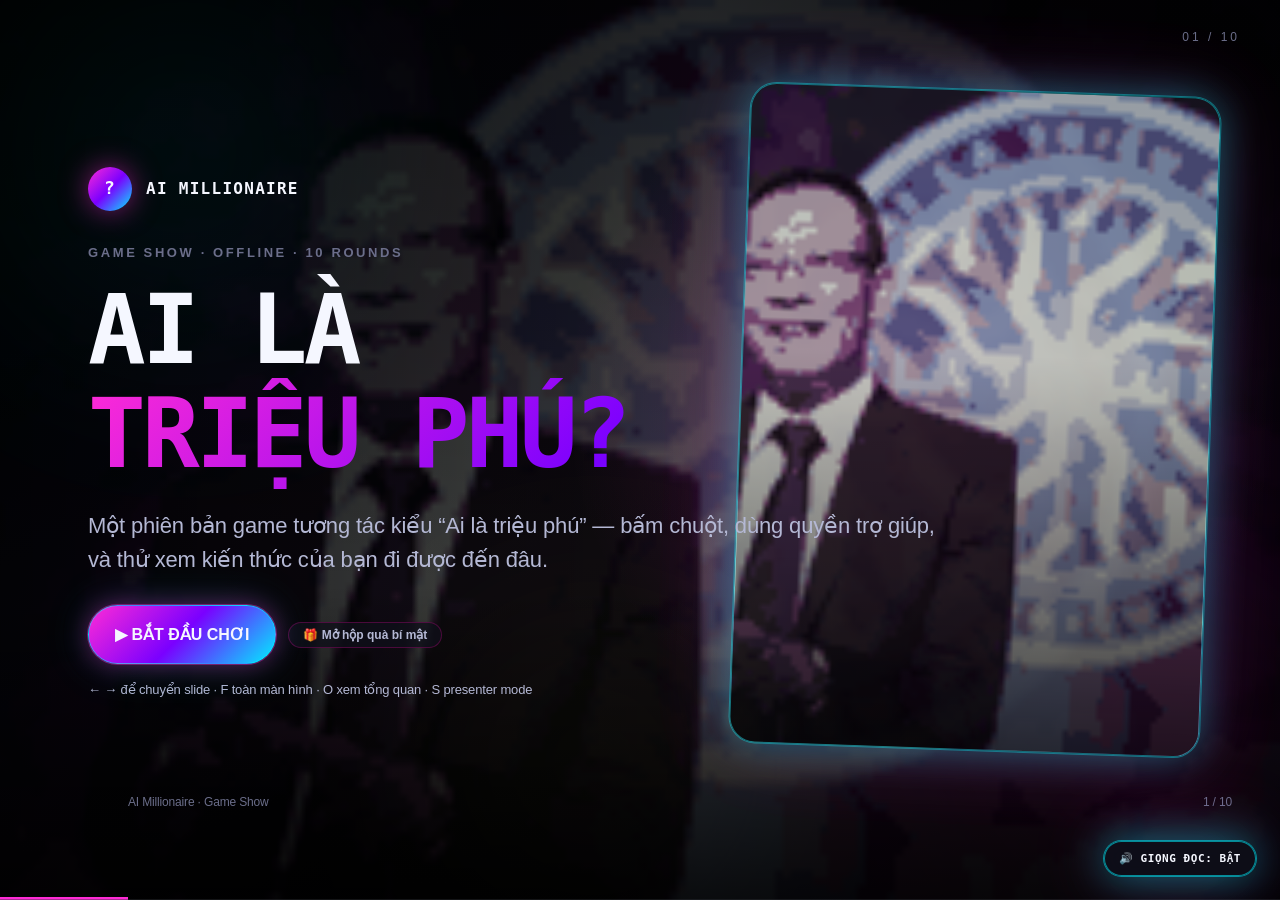
<file: index.html>
<!doctype html>
<html lang="vi" data-themes="cyberpunk-neon" data-theme-base="assets/themes/">
<head>
<meta charset="utf-8">
<meta name="viewport" content="width=device-width,initial-scale=1">
<title>Ai Là Triệu Phú · AI Millionaire Game</title>
<link rel="stylesheet" href="assets/fonts.css">
<link rel="stylesheet" href="assets/base.css">
<link rel="stylesheet" id="theme-link" href="assets/themes/cyberpunk-neon.css">
<link rel="stylesheet" href="assets/animations/animations.css">
<link rel="stylesheet" href="style.css">
</head>
<body class="tpl-graphify-dark-graph">
<div class="deck">

  <!-- 01 · COVER — graphify-dark-graph template opener adapted for game show -->
  <section class="slide is-active game-cover" data-title="Mở màn">
    <div class="gd-ambient"><div class="gd-orb gd-orb-1"></div><div class="gd-orb gd-orb-2"></div><div class="gd-orb gd-orb-3"></div></div>
    <div class="host-photo" aria-hidden="true"></div>
    <div class="gd-snum">01 / 10</div>
    <div style="margin:auto 0;max-width:860px">
      <div class="logo-lockup anim-fade-down" data-anim="fade-down"><span class="logo-orb">?</span><span>AI MILLIONAIRE</span></div>
      <p class="gd-eyebrow anim-fade-up" data-anim="fade-up" style="margin-top:32px">GAME SHOW · OFFLINE · 10 ROUNDS</p>
      <h1 class="gd-h1 anim-rise-in" data-anim="rise-in" style="font-size:96px">AI LÀ<br><span class="gd-rainbow">TRIỆU PHÚ?</span></h1>
      <p class="gd-lede anim-fade-up" data-anim="fade-up" style="animation-delay:.18s">Một phiên bản game tương tác kiểu “Ai là triệu phú” — bấm chuột, dùng quyền trợ giúp, và thử xem kiến thức của bạn đi được đến đâu.</p>
      <div style="margin-top:28px;display:flex;gap:12px;align-items:center;flex-wrap:wrap">
        <button class="start-btn anim-zoom-pop" data-anim="zoom-pop">▶ BẮT ĐẦU CHƠI</button>
        <button class="gd-tag" data-gift type="button" style="cursor:pointer">🎁 Mở hộp quà bí mật</button>
      </div>
      <p class="gd-dim" style="margin-top:16px;font-size:13px">← → để chuyển slide · F toàn màn hình · O xem tổng quan · S presenter mode</p>
    </div>
    <div class="deck-footer"><span>AI Millionaire · Game Show</span><span class="slide-number" data-current="1" data-total="10"></span></div>
    <div class="notes">Mở đầu bằng năng lượng game show. Hãy mời người xem chọn đáp án bằng chuột; toàn bộ deck chạy offline nên không cần internet.</div>
  </section>

  <!-- 02 · RULES / LOBBY -->
  <section class="slide" data-title="Luật chơi">
    <div class="gd-ambient"><div class="gd-orb gd-orb-1"></div><div class="gd-orb gd-orb-3"></div></div>
    <div class="gd-snum">02 / 10</div>
    <div style="margin:auto 0">
      <p class="gd-eyebrow">Round setup</p>
      <h2 class="gd-h2">Luật chơi rất đơn giản.</h2>
      <div class="gd-grid-3 anim-stagger-list" data-anim="stagger-list">
        <div class="gd-glass"><div class="gd-big gd-grad" style="font-size:52px">7</div><h4>Câu hỏi</h4><p class="gd-dim">Từ dễ đến khó, càng lên cao càng “căng”.</p></div>
        <div class="gd-glass"><div class="gd-big gd-grad" style="font-size:52px">3</div><h4>Quyền trợ giúp</h4><p class="gd-dim">50:50 · Khán giả · Gọi người thân.</p></div>
        <div class="gd-glass"><div class="gd-big gd-grad" style="font-size:52px">20M</div><h4>Giải cao nhất</h4><p class="gd-dim">20.000.000 ₫ — nếu bạn đủ gan.</p></div>
      </div>
      <div class="gd-glass" style="margin-top:20px;display:flex;justify-content:space-between;align-items:center;gap:20px">
        <div><strong>Tip:</strong> Không cần biết mọi thứ. Biết loại trừ cũng là một siêu năng lực.</div>
        <button class="start-btn" data-start type="button">VÀO CÂU 1 →</button>
      </div>
    </div>
    <div class="notes">Giới thiệu nhanh 7 câu hỏi và 3 quyền trợ giúp. Nhấn nút “Vào câu 1” để bắt đầu. Các slide sau là các màn chơi thực sự có thể click.</div>
  </section>

  <!-- 03 · Q1 -->
  <section class="slide" data-title="Câu 1 · 100.000 ₫" data-qslide="3">
    <div class="gd-ambient"><div class="gd-orb gd-orb-2"></div></div><div class="gd-snum">03 / 10</div>
    <div class="game-layout">
      <div class="question-panel">
        <div class="question-meta"><span class="question-index">QUESTION 01 · 100.000 ₫</span><span class="gd-tag">KHỞI ĐỘNG</span></div>
        <h2 class="question-text">Hành tinh nào gần Mặt Trời nhất?</h2>
        <div class="answers anim-stagger-list" data-anim="stagger-list">
          <button class="answer-btn" data-answer="A"><span class="letter">A</span>Trái Đất</button>
          <button class="answer-btn" data-answer="B"><span class="letter">B</span>Sao Thủy</button>
          <button class="answer-btn" data-answer="C"><span class="letter">C</span>Sao Kim</button>
          <button class="answer-btn" data-answer="D"><span class="letter">D</span>Sao Hỏa</button>
        </div>
        <div class="explain"></div><button class="next-btn" hidden type="button" style="margin-top:16px">CÂU TIẾP THEO →</button>
      </div>
      <aside class="ladder"><div class="ladder-title">Money ladder</div>
        <div class="money-step current" data-q="1"><span>01</span><span>100.000 ₫</span></div><div class="money-step" data-q="2"><span>02</span><span>200.000 ₫</span></div><div class="money-step" data-q="3"><span>03</span><span>500.000 ₫</span></div><div class="money-step safe" data-q="4"><span>04</span><span>1.000.000 ₫</span></div><div class="money-step" data-q="5"><span>05</span><span>5.000.000 ₫</span></div><div class="money-step" data-q="6"><span>06</span><span>10.000.000 ₫</span></div><div class="money-step" data-q="7"><span>07</span><span>20.000.000 ₫</span></div>
        <div class="lifelines"><button class="lifeline-btn" data-lifeline="fifty">50:50</button><button class="lifeline-btn" data-lifeline="poll">👥 Khán giả</button><button class="lifeline-btn" data-lifeline="phone">📞 Gọi</button></div>
      </aside>
    </div><div class="notes">Câu mở màn để người chơi lấy nhịp. Đáp án đúng là B — Sao Thủy.</div>
  </section>

  <!-- 04 · Q2 -->
  <section class="slide" data-title="Câu 2 · 200.000 ₫" data-qslide="4">
    <div class="gd-ambient"><div class="gd-orb gd-orb-1"></div></div><div class="gd-snum">04 / 10</div>
    <div class="game-layout"><div class="question-panel">
      <div class="question-meta"><span class="question-index">QUESTION 02 · 200.000 ₫</span><span class="gd-tag">LOGIC / TECH</span></div>
      <h2 class="question-text">Một byte bằng bao nhiêu bit?</h2>
      <div class="answers" data-anim="stagger-list"><button class="answer-btn" data-answer="A"><span class="letter">A</span>4 bit</button><button class="answer-btn" data-answer="B"><span class="letter">B</span>16 bit</button><button class="answer-btn" data-answer="C"><span class="letter">C</span>8 bit</button><button class="answer-btn" data-answer="D"><span class="letter">D</span>32 bit</button></div>
      <div class="explain"></div><button class="next-btn" hidden type="button" style="margin-top:16px">CÂU TIẾP THEO →</button>
    </div><aside class="ladder"><div class="ladder-title">Money ladder</div><div class="money-step done" data-q="1"><span>01</span><span>100.000 ₫</span></div><div class="money-step current" data-q="2"><span>02</span><span>200.000 ₫</span></div><div class="money-step" data-q="3"><span>03</span><span>500.000 ₫</span></div><div class="money-step safe" data-q="4"><span>04</span><span>1.000.000 ₫</span></div><div class="money-step" data-q="5"><span>05</span><span>5.000.000 ₫</span></div><div class="money-step" data-q="6"><span>06</span><span>10.000.000 ₫</span></div><div class="money-step" data-q="7"><span>07</span><span>20.000.000 ₫</span></div><div class="lifelines"><button class="lifeline-btn" data-lifeline="fifty">50:50</button><button class="lifeline-btn" data-lifeline="poll">👥 Khán giả</button><button class="lifeline-btn" data-lifeline="phone">📞 Gọi</button></div></aside></div>
    <div class="notes">Câu 2 là kiến thức nền tảng về máy tính. Đáp án đúng: C — 8 bit.</div>
  </section>

  <!-- 05 · Q3 + 50:50 -->
  <section class="slide" data-title="Câu 3 · 500.000 ₫" data-qslide="5">
    <div class="gd-ambient"><div class="gd-orb gd-orb-3"></div></div><div class="gd-snum">05 / 10</div>
    <div class="game-layout"><div class="question-panel">
      <div class="question-meta"><span class="question-index">QUESTION 03 · 500.000 ₫</span><span class="gd-tag">50:50 GỢI Ý</span></div>
      <h2 class="question-text">Quốc gia nào nổi tiếng với hình dáng “chiếc ủng”?</h2>
      <div class="answers" data-anim="stagger-list"><button class="answer-btn" data-answer="A"><span class="letter">A</span>Ý</button><button class="answer-btn" data-answer="B"><span class="letter">B</span>Tây Ban Nha</button><button class="answer-btn" data-answer="C"><span class="letter">C</span>Hy Lạp</button><button class="answer-btn" data-answer="D"><span class="letter">D</span>Bồ Đào Nha</button></div>
      <div class="explain"></div><button class="next-btn" hidden type="button" style="margin-top:16px">CÂU TIẾP THEO →</button>
    </div><aside class="ladder"><div class="ladder-title">Money ladder</div><div class="money-step done" data-q="1"><span>01</span><span>100.000 ₫</span></div><div class="money-step done" data-q="2"><span>02</span><span>200.000 ₫</span></div><div class="money-step current" data-q="3"><span>03</span><span>500.000 ₫</span></div><div class="money-step safe" data-q="4"><span>04</span><span>1.000.000 ₫</span></div><div class="money-step" data-q="5"><span>05</span><span>5.000.000 ₫</span></div><div class="money-step" data-q="6"><span>06</span><span>10.000.000 ₫</span></div><div class="money-step" data-q="7"><span>07</span><span>20.000.000 ₫</span></div><div class="lifelines"><button class="lifeline-btn" data-lifeline="fifty">50:50</button><button class="lifeline-btn" data-lifeline="poll">👥 Khán giả</button><button class="lifeline-btn" data-lifeline="phone">📞 Gọi</button></div></aside></div>
    <div class="notes">Đây là lúc quyền 50:50 bắt đầu hữu ích. Đáp án đúng: A — Ý.</div>
  </section>

  <!-- 06 · Q4 -->
  <section class="slide" data-title="Câu 4 · 1.000.000 ₫" data-qslide="6">
    <div class="gd-ambient"><div class="gd-orb gd-orb-2"></div></div><div class="gd-snum">06 / 10</div>
    <div class="game-layout"><div class="question-panel">
      <div class="question-meta"><span class="question-index">QUESTION 04 · 1.000.000 ₫</span><span class="gd-tag">MỐC AN TOÀN</span></div>
      <h2 class="question-text">Ai là tác giả của “Dế Mèn phiêu lưu ký”?</h2>
      <div class="answers" data-anim="stagger-list"><button class="answer-btn" data-answer="A"><span class="letter">A</span>Nam Cao</button><button class="answer-btn" data-answer="B"><span class="letter">B</span>Nguyễn Nhật Ánh</button><button class="answer-btn" data-answer="C"><span class="letter">C</span>Ngô Tất Tố</button><button class="answer-btn" data-answer="D"><span class="letter">D</span>Tô Hoài</button></div>
      <div class="explain"></div><button class="next-btn" hidden type="button" style="margin-top:16px">CÂU TIẾP THEO →</button>
    </div><aside class="ladder"><div class="ladder-title">Money ladder</div><div class="money-step done" data-q="1"><span>01</span><span>100.000 ₫</span></div><div class="money-step done" data-q="2"><span>02</span><span>200.000 ₫</span></div><div class="money-step done" data-q="3"><span>03</span><span>500.000 ₫</span></div><div class="money-step current safe" data-q="4"><span>04</span><span>1.000.000 ₫</span></div><div class="money-step" data-q="5"><span>05</span><span>5.000.000 ₫</span></div><div class="money-step" data-q="6"><span>06</span><span>10.000.000 ₫</span></div><div class="money-step" data-q="7"><span>07</span><span>20.000.000 ₫</span></div><div class="lifelines"><button class="lifeline-btn" data-lifeline="fifty">50:50</button><button class="lifeline-btn" data-lifeline="poll">👥 Khán giả</button><button class="lifeline-btn" data-lifeline="phone">📞 Gọi</button></div></aside></div>
    <div class="notes">Mốc an toàn 1 triệu. Đáp án đúng: D — Tô Hoài.</div>
  </section>

  <!-- 07 · Q5 -->
  <section class="slide" data-title="Câu 5 · 5.000.000 ₫" data-qslide="7">
    <div class="gd-ambient"><div class="gd-orb gd-orb-1"></div></div><div class="gd-snum">07 / 10</div>
    <div class="game-layout"><div class="question-panel">
      <div class="question-meta"><span class="question-index">QUESTION 05 · 5.000.000 ₫</span><span class="gd-tag">VĂN HÓA POP</span></div>
      <h2 class="question-text">Trong “The Hitchhiker’s Guide to the Galaxy”, con số nổi tiếng là…?</h2>
      <div class="answers" data-anim="stagger-list"><button class="answer-btn" data-answer="A"><span class="letter">A</span>7</button><button class="answer-btn" data-answer="B"><span class="letter">B</span>42</button><button class="answer-btn" data-answer="C"><span class="letter">C</span>108</button><button class="answer-btn" data-answer="D"><span class="letter">D</span>404</button></div>
      <div class="explain"></div><button class="next-btn" hidden type="button" style="margin-top:16px">CÂU TIẾP THEO →</button>
    </div><aside class="ladder"><div class="ladder-title">Money ladder</div><div class="money-step done" data-q="1"><span>01</span><span>100.000 ₫</span></div><div class="money-step done" data-q="2"><span>02</span><span>200.000 ₫</span></div><div class="money-step done" data-q="3"><span>03</span><span>500.000 ₫</span></div><div class="money-step safe done" data-q="4"><span>04</span><span>1.000.000 ₫</span></div><div class="money-step current" data-q="5"><span>05</span><span>5.000.000 ₫</span></div><div class="money-step" data-q="6"><span>06</span><span>10.000.000 ₫</span></div><div class="money-step" data-q="7"><span>07</span><span>20.000.000 ₫</span></div><div class="lifelines"><button class="lifeline-btn" data-lifeline="fifty">50:50</button><button class="lifeline-btn" data-lifeline="poll">👥 Khán giả</button><button class="lifeline-btn" data-lifeline="phone">📞 Gọi</button></div></aside></div>
    <div class="notes">Câu 5 mang tính pop culture. Đáp án B — 42.</div>
  </section>

  <!-- 08 · Q6 -->
  <section class="slide" data-title="Câu 6 · 10.000.000 ₫" data-qslide="8">
    <div class="gd-ambient"><div class="gd-orb gd-orb-3"></div></div><div class="gd-snum">08 / 10</div>
    <div class="game-layout"><div class="question-panel">
      <div class="question-meta"><span class="question-index">QUESTION 06 · 10.000.000 ₫</span><span class="gd-tag">TỰ NHIÊN</span></div>
      <h2 class="question-text">Loài động vật nào có thể ngủ khi đang đứng?</h2>
      <div class="answers" data-anim="stagger-list"><button class="answer-btn" data-answer="A"><span class="letter">A</span>Ngựa</button><button class="answer-btn" data-answer="B"><span class="letter">B</span>Cá heo</button><button class="answer-btn" data-answer="C"><span class="letter">C</span>Gấu trúc</button><button class="answer-btn" data-answer="D"><span class="letter">D</span>Chim cánh cụt</button></div>
      <div class="explain"></div><button class="next-btn" hidden type="button" style="margin-top:16px">CÂU CUỐI →</button>
    </div><aside class="ladder"><div class="ladder-title">Money ladder</div><div class="money-step done" data-q="1"><span>01</span><span>100.000 ₫</span></div><div class="money-step done" data-q="2"><span>02</span><span>200.000 ₫</span></div><div class="money-step done" data-q="3"><span>03</span><span>500.000 ₫</span></div><div class="money-step safe done" data-q="4"><span>04</span><span>1.000.000 ₫</span></div><div class="money-step done" data-q="5"><span>05</span><span>5.000.000 ₫</span></div><div class="money-step current" data-q="6"><span>06</span><span>10.000.000 ₫</span></div><div class="money-step" data-q="7"><span>07</span><span>20.000.000 ₫</span></div><div class="lifelines"><button class="lifeline-btn" data-lifeline="fifty">50:50</button><button class="lifeline-btn" data-lifeline="poll">👥 Khán giả</button><button class="lifeline-btn" data-lifeline="phone">📞 Gọi</button></div></aside></div>
    <div class="notes">Câu 6 có thể gây bất ngờ. Đáp án A — ngựa có thể ngủ đứng.</div>
  </section>

  <!-- 09 · FINAL -->
  <section class="slide" data-title="Câu 7 · 20.000.000 ₫" data-qslide="9">
    <div class="gd-ambient"><div class="gd-orb gd-orb-1"></div><div class="gd-orb gd-orb-2"></div><div class="gd-orb gd-orb-3"></div></div><div class="gd-snum">09 / 10</div>
    <div style="margin:auto 0;max-width:1120px">
      <p class="gd-eyebrow anim-fade-down" data-anim="fade-down">FINAL QUESTION · 20.000.000 ₫</p>
      <h1 class="gd-h1 anim-rise-in" data-anim="rise-in">Câu cuối cùng.<br><span class="gd-grad">Đừng để AI chọn hộ.</span></h1>
      <div class="question-panel" style="margin-top:18px">
        <h2 class="question-text" style="font-size:30px">Theo luật chơi của deck này, đâu là đáp án đúng cho câu cuối?</h2>
        <div class="answers" data-anim="stagger-list"><button class="answer-btn" data-answer="A"><span class="letter">A</span>AI luôn đúng</button><button class="answer-btn" data-answer="B"><span class="letter">B</span>Người hỏi luôn đúng</button><button class="answer-btn" data-answer="C"><span class="letter">C</span>Đáp án C</button><button class="answer-btn" data-answer="D"><span class="letter">D</span>Chọn đại vì hết giờ</button></div>
        <div class="explain"></div><button class="next-btn" hidden type="button" style="margin-top:16px">XEM KẾT QUẢ →</button>
      </div>
    </div>
    <div class="notes">Câu troll cuối. Đáp án C được thiết kế có chủ đích để tạo khoảnh khắc hài. Sau khi chọn, bấm xem kết quả.</div>
  </section>

  <!-- 10 · RESULT -->
  <section class="slide center" data-title="Kết quả" data-result>
    <div class="gd-ambient"><div class="gd-orb gd-orb-1"></div><div class="gd-orb gd-orb-2"></div></div>
    <div class="confetti" aria-hidden="true"><i style="left:8%;--x:90px;animation-delay:.2s"></i><i style="left:18%;--x:-20px;animation-delay:1.1s"></i><i style="left:31%;--x:110px;animation-delay:.7s"></i><i style="left:44%;--x:-80px;animation-delay:1.8s"></i><i style="left:57%;--x:60px;animation-delay:.4s"></i><i style="left:71%;--x:-100px;animation-delay:1.3s"></i><i style="left:84%;--x:30px;animation-delay:.9s"></i><i style="left:93%;--x:-50px;animation-delay:2s"></i></div>
    <div style="position:relative;z-index:3;max-width:980px">
      <p class="gd-eyebrow">FINAL SCORE</p>
      <h1 class="result-head win-title anim-zoom-pop" data-anim="zoom-pop">BẠN ĐÃ TRỞ THÀNH TRIỆU PHÚ!</h1>
      <div class="result-score gd-big anim-counter" style="font-size:100px;margin-top:24px">20.000.000 ₫</div>
      <p class="result-copy gd-lede" style="margin:18px auto 0">Bạn vừa vượt qua toàn bộ 7 câu hỏi. Quá dữ!</p>
      <div class="troll-box">🎉 Phần thưởng đặc biệt: quyền khoe thành tích trong 5 phút.</div>
      <p class="gd-dim" style="margin-top:22px">Nhấn ← để xem lại, hoặc O để mở toàn bộ game.</p>
    </div>
    <div class="notes">Slide kết quả. Game.js tự cập nhật điểm và câu kết dựa trên lựa chọn của người chơi.</div>
  </section>

</div>
<div class="modal-backdrop"><div class="modal"><h3 class="modal-title">Modal</h3><p class="modal-text"></p><div class="troll-box"></div><div class="modal-actions"><button class="close-btn" type="button">ĐÓNG</button></div></div></div>
<script src="assets/runtime.js"></script>
<script src="js/voice.js"></script>
<script src="js/game.js"></script>
</body>
</html>
</file>
<file: assets/fonts.css>
/* html-ppt :: offline font policy for this deck
 * The upstream skill uses Google Fonts; this deck is offline-first, so no network font imports are used.
 */
:root{
  --font-sans: Inter, "Noto Sans SC", "PingFang SC", "Hiragino Sans GB", Arial, sans-serif;
  --font-display: "JetBrains Mono", "SF Mono", "Menlo", "PingFang SC", monospace;
  --font-mono: "JetBrains Mono", "SF Mono", "Menlo", monospace;
}
</file>
<file: assets/base.css>
/* html-ppt :: base.css — reset + shared tokens + layout primitives */
/* Default tokens. Themes in assets/themes/*.css override the :root block. */
:root {
  --bg: #ffffff;
  --bg-soft: #f7f7f8;
  --surface: #ffffff;
  --surface-2: #f2f2f4;
  --border: rgba(0,0,0,.08);
  --border-strong: rgba(0,0,0,.16);
  --text-1: #111216;
  --text-2: #55596a;
  --text-3: #8a8f9e;
  --accent: #3b6cff;
  --accent-2: #7a5cff;
  --accent-3: #ff5c8a;
  --good: #1aaf6c;
  --warn: #f5a524;
  --bad:  #e0445a;
  --grad: linear-gradient(135deg,#3b6cff,#7a5cff 55%,#ff5c8a);
  --grad-soft: linear-gradient(135deg,#eef2ff,#f5ecff 55%,#ffeef5);
  --radius: 18px;
  --radius-sm: 12px;
  --radius-lg: 26px;
  --shadow: 0 10px 30px rgba(18,24,40,.08), 0 2px 6px rgba(18,24,40,.04);
  --shadow-lg: 0 24px 60px rgba(18,24,40,.14), 0 6px 16px rgba(18,24,40,.06);
  --font-sans: 'Inter','Noto Sans SC',-apple-system,BlinkMacSystemFont,Helvetica,Arial,sans-serif;
  --font-serif: 'Playfair Display','Noto Serif SC',Georgia,serif;
  --font-mono: 'JetBrains Mono','IBM Plex Mono',SFMono-Regular,Menlo,monospace;
  --font-display: var(--font-sans);
  --letter-tight: -.03em;
  --letter-normal: -.01em;
  --ease: cubic-bezier(.4,0,.2,1);
}

*,*::before,*::after{box-sizing:border-box}
html,body{margin:0;padding:0;background:var(--bg);color:var(--text-1);
  font-family:var(--font-sans);font-weight:400;line-height:1.6;
  -webkit-font-smoothing:antialiased;-moz-osx-font-smoothing:grayscale;
  letter-spacing:var(--letter-normal)}
img,svg,video{max-width:100%;display:block}
a{color:var(--accent);text-decoration:none}
a:hover{text-decoration:underline}
code,kbd,pre,samp{font-family:var(--font-mono)}

/* ================= SLIDE SYSTEM ================= */
.deck{position:relative;width:100vw;height:100vh;overflow:hidden;background:var(--bg)}
.slide{
  position:absolute;inset:0;
  display:flex;flex-direction:column;justify-content:center;
  padding:72px 96px;
  box-sizing:border-box;
  opacity:0;pointer-events:none;
  transition:opacity .5s var(--ease), transform .5s var(--ease);
  transform:translateX(30px);
  overflow:hidden;
}
.slide.is-active{opacity:1;pointer-events:auto;transform:translateX(0);z-index:2}
.slide.is-prev{transform:translateX(-30px)}

/* single-page standalone (used when a layout file is opened directly) */
body.single .slide{position:relative;width:100vw;height:100vh;opacity:1;transform:none;pointer-events:auto}

/* ================= TYPOGRAPHY ================= */
.eyebrow{font-size:13px;font-weight:500;letter-spacing:.16em;text-transform:uppercase;color:var(--text-3)}
.kicker{font-size:14px;font-weight:600;color:var(--accent);letter-spacing:.08em;text-transform:uppercase}
h1.title,.h1{font-family:var(--font-display);font-size:72px;line-height:1.05;font-weight:800;letter-spacing:var(--letter-tight);margin:0 0 18px;color:var(--text-1)}
h2.title,.h2{font-family:var(--font-display);font-size:54px;line-height:1.1;font-weight:700;letter-spacing:var(--letter-tight);margin:0 0 14px}
h3,.h3{font-size:32px;line-height:1.2;font-weight:600;letter-spacing:var(--letter-normal);margin:0 0 10px}
h4,.h4{font-size:22px;line-height:1.3;font-weight:600;margin:0 0 8px}
.lede{font-size:22px;line-height:1.55;color:var(--text-2);font-weight:300;max-width:62ch}
.dim{color:var(--text-2)}
.dim2{color:var(--text-3)}
.mono{font-family:var(--font-mono)}
.serif{font-family:var(--font-serif)}
.gradient-text{background:var(--grad);-webkit-background-clip:text;background-clip:text;-webkit-text-fill-color:transparent;color:transparent}

/* ================= LAYOUT PRIMITIVES ================= */
.stack>*+*{margin-top:14px}
.row{display:flex;gap:24px;align-items:center}
.row.wrap{flex-wrap:wrap}
.grid{display:grid;gap:24px}
.g2{grid-template-columns:repeat(2,1fr)}
.g3{grid-template-columns:repeat(3,1fr)}
.g4{grid-template-columns:repeat(4,1fr)}
.center{display:flex;align-items:center;justify-content:center;text-align:center}
.fill{flex:1}
.sp-t{padding-top:24px}.sp-b{padding-bottom:24px}
.mt-s{margin-top:8px}.mt-m{margin-top:18px}.mt-l{margin-top:32px}
.mb-s{margin-bottom:8px}.mb-m{margin-bottom:18px}.mb-l{margin-bottom:32px}

/* ================= CARDS ================= */
.card{background:var(--surface);border:1px solid var(--border);border-radius:var(--radius);
  padding:26px 28px;box-shadow:var(--shadow);position:relative;overflow:hidden}
.card-soft{background:var(--surface-2);border:1px solid var(--border)}
.card-outline{background:transparent;border:1.5px solid var(--border-strong);box-shadow:none}
.card-accent{background:var(--surface);border-top:3px solid var(--accent)}
.card-hover{transition:transform .3s var(--ease),box-shadow .3s var(--ease)}
.card-hover:hover{transform:translateY(-4px);box-shadow:var(--shadow-lg)}

.pill{display:inline-block;padding:4px 12px;border-radius:999px;font-size:12px;font-weight:500;
  background:var(--surface-2);color:var(--text-2);border:1px solid var(--border)}
.pill-accent{background:color-mix(in srgb,var(--accent) 12%,transparent);color:var(--accent);border-color:color-mix(in srgb,var(--accent) 28%,transparent)}

/* ================= BARS / DIVIDERS ================= */
.divider{height:1px;background:var(--border);width:100%}
.divider-accent{height:3px;width:72px;background:var(--accent);border-radius:2px}

/* ================= CHROME (header/footer/progress) ================= */
.deck-header{position:absolute;top:24px;left:40px;right:40px;display:flex;align-items:center;justify-content:space-between;
  font-size:12px;color:var(--text-3);letter-spacing:.12em;text-transform:uppercase;z-index:10;pointer-events:none}
.deck-footer{position:absolute;bottom:24px;left:40px;right:40px;display:flex;align-items:center;justify-content:space-between;
  font-size:12px;color:var(--text-3);z-index:10;pointer-events:none}
.slide-number::before{content:attr(data-current)}
.slide-number::after{content:" / " attr(data-total)}
.progress-bar{position:fixed;left:0;right:0;bottom:0;height:3px;background:transparent;z-index:20}
.progress-bar > span{display:block;height:100%;width:0;background:var(--accent);transition:width .3s var(--ease)}

/* ================= PRESENTER / OVERVIEW ================= */
.notes{display:none!important}
.notes-overlay{position:fixed;inset:auto 0 0 0;max-height:42vh;background:rgba(20,22,30,.95);color:#e8ebf4;
  padding:20px 32px;font-size:16px;line-height:1.6;border-top:1px solid rgba(255,255,255,.1);transform:translateY(100%);
  transition:transform .3s var(--ease);z-index:40;overflow:auto;font-family:var(--font-sans)}
.notes-overlay.open{transform:translateY(0)}
.overview{position:fixed;inset:0;background:rgba(10,12,18,.92);backdrop-filter:blur(12px);z-index:50;
  display:none;padding:40px;overflow:auto}
.overview.open{display:grid;grid-template-columns:repeat(4,1fr);gap:20px;align-content:start}
.overview .thumb{background:var(--surface);border:1px solid var(--border);border-radius:12px;
  aspect-ratio:16/9;overflow:hidden;cursor:pointer;position:relative;color:var(--text-1);padding:16px;
  font-size:11px;transition:transform .2s var(--ease)}
.overview .thumb:hover{transform:scale(1.04)}
.overview .thumb .n{position:absolute;top:8px;left:10px;font-weight:700;font-size:14px;color:var(--text-3)}
.overview .thumb .t{position:absolute;bottom:10px;left:14px;right:14px;font-weight:600;color:var(--text-1)}

/* ================= PRESENTER VIEW ================= */
/* Presenter view opens in a separate popup window (S key).
 * All presenter styles are self-contained in the popup HTML generated by runtime.js.
 * The audience window (this file) is NOT affected — it stays as normal deck view.
 * Only the .notes class below is needed to hide speaker notes from audience. */

/* ================= UTILITY ================= */
.hidden{display:none!important}
.nowrap{white-space:nowrap}
.tr{text-align:right}.tc{text-align:center}.tl{text-align:left}
.uppercase{text-transform:uppercase;letter-spacing:.12em}

/* ================= PRINT ================= */
@media print{
  .slide{position:relative;opacity:1!important;transform:none!important;page-break-after:always;height:100vh}
  .deck-header,.deck-footer,.progress-bar,.notes-overlay,.overview{display:none!important}
}
</file>
<file: assets/themes/cyberpunk-neon.css>
/* theme: cyberpunk-neon — 赛博朋克霓虹 */
:root{
  --bg:#000000;--bg-soft:#0a0a12;--surface:#0f0f1a;--surface-2:#14141f;
  --border:rgba(255,0,170,.25);--border-strong:rgba(0,240,255,.55);
  --text-1:#f5f7ff;--text-2:#b4b8d4;--text-3:#6b6e8a;
  --accent:#ff2bd6;--accent-2:#00f0ff;--accent-3:#f9f871;
  --good:#39ff14;--warn:#f9f871;--bad:#ff2bd6;
  --grad:linear-gradient(135deg,#ff2bd6,#7a00ff 50%,#00f0ff);
  --grad-soft:linear-gradient(135deg,rgba(255,43,214,.18),rgba(0,240,255,.18));
  --radius:6px;--radius-sm:3px;--radius-lg:10px;
  --shadow:0 0 0 1px rgba(255,43,214,.35),0 0 24px rgba(255,43,214,.35),0 0 48px rgba(0,240,255,.18);
  --shadow-lg:0 0 0 1px rgba(0,240,255,.5),0 0 40px rgba(0,240,255,.45),0 0 80px rgba(255,43,214,.3);
  --font-sans:'Inter','Noto Sans SC',sans-serif;
  --font-display:'JetBrains Mono','IBM Plex Mono',monospace;
}
body{background:
  radial-gradient(ellipse at 15% 0%,rgba(255,43,214,.22),transparent 60%),
  radial-gradient(ellipse at 85% 100%,rgba(0,240,255,.2),transparent 60%),
  #000}
h1.title,h2.title,.h1,.h2{text-shadow:0 0 12px rgba(255,43,214,.6),0 0 30px rgba(0,240,255,.35)}
.kicker{color:var(--accent-2);text-shadow:0 0 8px rgba(0,240,255,.6)}
.card{background:rgba(15,15,26,.72);backdrop-filter:blur(8px)}
.divider-accent{background:var(--grad);box-shadow:0 0 12px var(--accent)}
</file>
<file: assets/animations/animations.css>
/* html-ppt :: animations.css
 * Apply by adding class="anim-<name>" or data-anim="<name>".
 * Durations are deliberately snappy; tweak --anim-dur per element.
 */
:root{--anim-dur:.7s;--anim-ease:cubic-bezier(.4,0,.2,1)}

/* ---------- FADE DIRECTIONALS ---------- */
@keyframes kf-fade-up{from{opacity:0;transform:translateY(32px)}to{opacity:1;transform:none}}
@keyframes kf-fade-down{from{opacity:0;transform:translateY(-32px)}to{opacity:1;transform:none}}
@keyframes kf-fade-left{from{opacity:0;transform:translateX(-40px)}to{opacity:1;transform:none}}
@keyframes kf-fade-right{from{opacity:0;transform:translateX(40px)}to{opacity:1;transform:none}}
.anim-fade-up{animation:kf-fade-up var(--anim-dur) var(--anim-ease) both}
.anim-fade-down{animation:kf-fade-down var(--anim-dur) var(--anim-ease) both}
.anim-fade-left{animation:kf-fade-left var(--anim-dur) var(--anim-ease) both}
.anim-fade-right{animation:kf-fade-right var(--anim-dur) var(--anim-ease) both}

/* ---------- RISE / DROP / ZOOM / BLUR / GLITCH ---------- */
@keyframes kf-rise{from{opacity:0;transform:translateY(60px) scale(.97);filter:blur(6px)}to{opacity:1;transform:none;filter:none}}
@keyframes kf-drop{from{opacity:0;transform:translateY(-60px) scale(.97)}to{opacity:1;transform:none}}
@keyframes kf-zoom{0%{opacity:0;transform:scale(.6)}60%{transform:scale(1.04)}100%{opacity:1;transform:scale(1)}}
@keyframes kf-blur{from{opacity:0;filter:blur(18px)}to{opacity:1;filter:none}}
@keyframes kf-glitch{0%{opacity:0;transform:translateX(0);clip-path:inset(0 0 0 0)}
  20%{opacity:1;transform:translateX(-6px);clip-path:inset(20% 0 30% 0)}
  40%{transform:translateX(4px);clip-path:inset(50% 0 10% 0)}
  60%{transform:translateX(-3px);clip-path:inset(10% 0 60% 0)}
  80%{transform:translateX(2px);clip-path:inset(0 0 0 0)}
  100%{opacity:1;transform:none}}
.anim-rise-in{animation:kf-rise .9s var(--anim-ease) both}
.anim-drop-in{animation:kf-drop .8s var(--anim-ease) both}
.anim-zoom-pop{animation:kf-zoom .7s cubic-bezier(.22,1.3,.36,1) both}
.anim-blur-in{animation:kf-blur .8s var(--anim-ease) both}
.anim-glitch-in{animation:kf-glitch .8s steps(5,end) both}

/* ---------- TYPEWRITER ---------- */
.anim-typewriter{display:inline-block;overflow:hidden;white-space:nowrap;border-right:2px solid currentColor;
  width:0;animation:kf-type 2.4s steps(40,end) forwards, kf-caret 1s step-end infinite}
@keyframes kf-type{to{width:100%}}
@keyframes kf-caret{50%{border-color:transparent}}

/* ---------- GLOW / SHIMMER / GRADIENT-FLOW ---------- */
@keyframes kf-neon{0%,100%{text-shadow:0 0 8px var(--accent),0 0 20px var(--accent)}
  50%{text-shadow:0 0 16px var(--accent),0 0 40px var(--accent),0 0 80px var(--accent)}}
.anim-neon-glow{animation:kf-neon 2s ease-in-out infinite}

.anim-shimmer-sweep{position:relative;overflow:hidden}
.anim-shimmer-sweep::after{content:"";position:absolute;inset:0;
  background:linear-gradient(110deg,transparent 40%,rgba(255,255,255,.55) 50%,transparent 60%);
  transform:translateX(-100%);animation:kf-shimmer 2.4s var(--anim-ease) infinite}
@keyframes kf-shimmer{to{transform:translateX(100%)}}

.anim-gradient-flow{background:linear-gradient(90deg,var(--accent),var(--accent-2,var(--accent)),var(--accent-3,var(--accent)),var(--accent));
  background-size:300% 100%;-webkit-background-clip:text;background-clip:text;color:transparent;-webkit-text-fill-color:transparent;
  animation:kf-gradflow 4s linear infinite}
@keyframes kf-gradflow{to{background-position:300% 0}}

/* ---------- STAGGER LIST ---------- */
.anim-stagger-list > *{opacity:0;animation:kf-rise .65s var(--anim-ease) both}
.anim-stagger-list > *:nth-child(1){animation-delay:.05s}
.anim-stagger-list > *:nth-child(2){animation-delay:.15s}
.anim-stagger-list > *:nth-child(3){animation-delay:.25s}
.anim-stagger-list > *:nth-child(4){animation-delay:.35s}
.anim-stagger-list > *:nth-child(5){animation-delay:.45s}
.anim-stagger-list > *:nth-child(6){animation-delay:.55s}
.anim-stagger-list > *:nth-child(7){animation-delay:.65s}
.anim-stagger-list > *:nth-child(8){animation-delay:.75s}
.anim-stagger-list > *:nth-child(n+9){animation-delay:.85s}

/* ---------- COUNTER-UP (JS-driven, marker class only) ---------- */
.counter{font-variant-numeric:tabular-nums}

/* ---------- SVG PATH DRAW ---------- */
.anim-path-draw path,.anim-path-draw line,.anim-path-draw polyline,.anim-path-draw circle,.anim-path-draw rect{
  stroke-dasharray:1000;stroke-dashoffset:1000;animation:kf-draw 2s var(--anim-ease) forwards}
@keyframes kf-draw{to{stroke-dashoffset:0}}

/* ---------- PARALLAX TILT (hover) ---------- */
.anim-parallax-tilt{transform-style:preserve-3d;transition:transform .4s var(--anim-ease)}
.anim-parallax-tilt:hover{transform:perspective(900px) rotateX(6deg) rotateY(-8deg) translateZ(10px)}

/* ---------- CARD FLIP 3D ---------- */
@keyframes kf-flip{from{transform:perspective(1200px) rotateY(-90deg);opacity:0}
  to{transform:perspective(1200px) rotateY(0);opacity:1}}
.anim-card-flip-3d{animation:kf-flip .9s var(--anim-ease) both;transform-style:preserve-3d;backface-visibility:hidden}

/* ---------- CUBE ROTATE 3D ---------- */
@keyframes kf-cube{from{transform:perspective(1200px) rotateX(20deg) rotateY(-90deg) translateZ(-200px);opacity:0}
  to{transform:perspective(1200px) rotateX(0) rotateY(0) translateZ(0);opacity:1}}
.anim-cube-rotate-3d{animation:kf-cube 1s var(--anim-ease) both}

/* ---------- PAGE TURN 3D ---------- */
@keyframes kf-pageturn{from{transform:perspective(1600px) rotateY(-85deg);transform-origin:left center;opacity:0}
  to{transform:perspective(1600px) rotateY(0);opacity:1}}
.anim-page-turn-3d{animation:kf-pageturn 1s var(--anim-ease) both;transform-origin:left center}

/* ---------- PERSPECTIVE ZOOM ---------- */
@keyframes kf-pzoom{from{opacity:0;transform:perspective(1400px) translateZ(-400px) rotateX(12deg)}
  to{opacity:1;transform:none}}
.anim-perspective-zoom{animation:kf-pzoom 1s var(--anim-ease) both}

/* ---------- MARQUEE SCROLL ---------- */
.anim-marquee-scroll{display:flex;gap:48px;white-space:nowrap;animation:kf-marquee 20s linear infinite}
@keyframes kf-marquee{from{transform:translateX(0)}to{transform:translateX(-50%)}}

/* ---------- KEN BURNS ---------- */
@keyframes kf-kenburns{0%{transform:scale(1) translate(0,0)}100%{transform:scale(1.15) translate(-2%,-1%)}}
.anim-kenburns{animation:kf-kenburns 14s ease-in-out infinite alternate}

/* ---------- CONFETTI BURST (pseudo — pure CSS sparkles) ---------- */
.anim-confetti-burst{position:relative}
.anim-confetti-burst::before,.anim-confetti-burst::after{
  content:"";position:absolute;top:50%;left:50%;width:8px;height:8px;border-radius:50%;
  background:var(--accent);box-shadow:
    20px -30px 0 var(--accent-2,var(--accent)),-25px -20px 0 var(--accent-3,var(--accent)),
    30px 20px 0 var(--good,#1aaf6c),-30px 25px 0 var(--warn,#f5a524),
    40px -10px 0 var(--bad,#e0445a),-45px 0 0 var(--accent),
    10px 40px 0 var(--accent-2,var(--accent)),-15px -40px 0 var(--accent-3,var(--accent));
  opacity:0;animation:kf-confetti 1.2s var(--anim-ease) forwards}
.anim-confetti-burst::after{animation-delay:.15s;transform:rotate(45deg)}
@keyframes kf-confetti{0%{opacity:0;transform:scale(.2)}30%{opacity:1}100%{opacity:0;transform:scale(2.2)}}

/* ---------- SPOTLIGHT ---------- */
@keyframes kf-spot{0%{clip-path:circle(0% at 50% 50%)}100%{clip-path:circle(140% at 50% 50%)}}
.anim-spotlight{animation:kf-spot 1.1s var(--anim-ease) both}

/* ---------- MORPH SHAPE (SVG) ---------- */
.anim-morph-shape path{animation:kf-morph 6s ease-in-out infinite alternate}
@keyframes kf-morph{0%{d:path("M60,120 Q120,20 180,120 T300,120")}
  100%{d:path("M60,120 Q120,220 180,120 T300,120")}}

/* ---------- RIPPLE REVEAL ---------- */
@keyframes kf-ripple{0%{clip-path:circle(0% at 20% 80%);opacity:.4}
  100%{clip-path:circle(160% at 20% 80%);opacity:1}}
.anim-ripple-reveal{animation:kf-ripple 1.2s var(--anim-ease) both}

/* reduced motion */
@media (prefers-reduced-motion: reduce){
  [class*="anim-"]{animation:none!important;transition:none!important}
}
</file>
<file: style.css>
/*
 * AI Millionaire — derived from html-ppt-skill/templates/full-decks/graphify-dark-graph.
 * Keep the template's visual language: deep-night background, ambient orbs,
 * glass cards, mono display type, slide number chrome and generous spacing.
 */
.tpl-graphify-dark-graph{
  background:var(--bg);
  color:var(--text-1);
  font-family:var(--font-sans);
  letter-spacing:-.01em;
}
.tpl-graphify-dark-graph .slide{
  background:linear-gradient(160deg,var(--bg),var(--bg-soft) 52%,var(--bg));
  color:var(--text-1);
  padding:64px 88px;
  overflow:hidden;
}
.tpl-graphify-dark-graph .gd-ambient{position:absolute;inset:0;pointer-events:none;z-index:0;overflow:hidden}
.tpl-graphify-dark-graph .gd-orb{position:absolute;border-radius:50%;filter:blur(110px);opacity:.28;animation:gdDrift 22s ease-in-out infinite alternate}
.tpl-graphify-dark-graph .gd-orb-1{width:520px;height:520px;background:radial-gradient(circle,color-mix(in srgb,var(--accent-2) 48%,transparent),transparent 70%);top:-12%;left:-6%}
.tpl-graphify-dark-graph .gd-orb-2{width:460px;height:460px;background:radial-gradient(circle,color-mix(in srgb,var(--accent) 42%,transparent),transparent 70%);top:55%;right:-8%;animation-delay:-6s}
.tpl-graphify-dark-graph .gd-orb-3{width:420px;height:420px;background:radial-gradient(circle,color-mix(in srgb,var(--accent-3) 35%,transparent),transparent 70%);bottom:-8%;left:30%;animation-delay:-11s}
@keyframes gdDrift{0%{transform:translate(0,0) scale(1)}100%{transform:translate(25px,-20px) scale(1.08)}}
.tpl-graphify-dark-graph .slide > *{position:relative;z-index:2}
.tpl-graphify-dark-graph .slide > .gd-ambient{position:absolute;z-index:0}
.tpl-graphify-dark-graph .slide > .gd-snum{position:absolute;z-index:3}
.game-cover > .host-photo{position:absolute;z-index:1}
.tpl-graphify-dark-graph .gd-snum{position:absolute;top:28px;right:40px;font-size:12px;letter-spacing:.25em;color:var(--text-3);z-index:3}
.tpl-graphify-dark-graph .gd-eyebrow{font-size:13px;letter-spacing:.2em;text-transform:uppercase;color:var(--text-3);font-weight:600}
.tpl-graphify-dark-graph .gd-h1{font-family:var(--font-display);font-size:74px;font-weight:800;line-height:1.08;letter-spacing:-.04em;margin:16px 0 10px;color:var(--text-1)}
.tpl-graphify-dark-graph .gd-h2{font-family:var(--font-display);font-size:52px;font-weight:700;line-height:1.12;margin:0 0 14px}
.tpl-graphify-dark-graph .gd-lede{font-size:22px;line-height:1.55;font-weight:300;color:var(--text-2);max-width:850px}
.tpl-graphify-dark-graph .gd-rainbow{background:var(--grad);background-size:200% auto;-webkit-background-clip:text;background-clip:text;-webkit-text-fill-color:transparent;animation:gdRainbow 4s linear infinite}
@keyframes gdRainbow{0%{background-position:0% center}100%{background-position:200% center}}
.tpl-graphify-dark-graph .gd-grad{background:var(--grad);-webkit-background-clip:text;background-clip:text;-webkit-text-fill-color:transparent}
.tpl-graphify-dark-graph .gd-accent{color:var(--accent-2);font-weight:600}
.tpl-graphify-dark-graph .gd-green{color:var(--good)}
.tpl-graphify-dark-graph .gd-blue{color:var(--accent-2)}
.tpl-graphify-dark-graph .gd-dim{color:var(--text-2)}
.tpl-graphify-dark-graph .gd-mono{font-family:var(--font-mono)}
.tpl-graphify-dark-graph .gd-glass{position:relative;overflow:hidden;border-radius:var(--radius-lg);padding:22px 26px;background:color-mix(in srgb,var(--surface) 74%,transparent);border:1px solid var(--border);backdrop-filter:blur(20px) saturate(160%);box-shadow:var(--shadow)}
.tpl-graphify-dark-graph .gd-glass::before{content:'';position:absolute;top:0;left:0;right:0;height:50%;background:linear-gradient(180deg,color-mix(in srgb,var(--text-1) 5%,transparent),transparent);pointer-events:none}
.tpl-graphify-dark-graph .gd-grid-3{display:grid;grid-template-columns:repeat(3,1fr);gap:16px;margin-top:24px}
.tpl-graphify-dark-graph .gd-grid-4{display:grid;grid-template-columns:repeat(4,1fr);gap:14px;margin-top:24px}
.tpl-graphify-dark-graph .gd-tag{display:inline-block;border-radius:999px;padding:5px 14px;font-size:12px;font-weight:600;margin:2px 4px 2px 0;background:color-mix(in srgb,var(--surface) 80%,transparent);border:1px solid var(--border);color:var(--text-2)}
.tpl-graphify-dark-graph .gd-cmd{font-family:var(--font-mono);font-size:32px;font-weight:700;color:var(--good);text-shadow:0 0 30px color-mix(in srgb,var(--good) 45%,transparent);letter-spacing:-.01em}
.tpl-graphify-dark-graph .gd-big{font-size:120px;font-weight:900;letter-spacing:-.04em;line-height:1}
.tpl-graphify-dark-graph .gd-codebox{background:color-mix(in srgb,var(--bg) 86%,transparent);border:1px solid var(--border);border-radius:14px;padding:22px 26px;font-family:var(--font-mono);font-size:14px;line-height:1.8;color:var(--text-1)}
.tpl-graphify-dark-graph .gd-codebox .cm{color:var(--text-3)}
.tpl-graphify-dark-graph .gd-codebox .kw{color:var(--accent)}
.tpl-graphify-dark-graph .gd-codebox .st{color:var(--good)}
.tpl-graphify-dark-graph .gd-codebox .fn{color:var(--accent-2)}

/* Game-specific composition built on the template's glass-card vocabulary. */
.game-cover{isolation:isolate}
.game-cover::before{content:"";position:absolute;inset:0;background:linear-gradient(90deg,color-mix(in srgb,var(--bg) 88%,transparent),color-mix(in srgb,var(--bg) 48%,transparent) 55%,color-mix(in srgb,var(--bg) 78%,transparent)),url('assets/game-host.png') center/cover no-repeat;opacity:.62;z-index:0;filter:saturate(.95) contrast(1.04)}
.game-cover::after{content:"";position:absolute;inset:0;background:radial-gradient(circle at 72% 45%,color-mix(in srgb,var(--accent) 18%,transparent),transparent 34%),linear-gradient(0deg,color-mix(in srgb,var(--bg) 78%,transparent),transparent 35%,color-mix(in srgb,var(--bg) 45%,transparent));z-index:0;pointer-events:none}
.host-photo{position:absolute;right:70px;top:90px;width:470px;height:660px;border-radius:26px;overflow:hidden;border:1px solid var(--border-strong);box-shadow:var(--shadow-lg);transform:rotate(2deg);background:url('assets/game-host.png') center/cover no-repeat;opacity:.8;filter:saturate(.9)}
.host-photo::after{content:"";position:absolute;inset:0;background:linear-gradient(180deg,transparent 40%,color-mix(in srgb,var(--bg) 70%,transparent));}
.logo-lockup{display:flex;align-items:center;gap:14px;font-family:var(--font-display);font-weight:800;letter-spacing:.08em}
.logo-orb{width:44px;height:44px;border-radius:50%;background:var(--grad);box-shadow:0 0 28px color-mix(in srgb,var(--accent) 50%,transparent);display:grid;place-items:center;color:var(--text-1);font-size:18px}
.start-btn,.answer-btn,.lifeline-btn,.next-btn,.close-btn{font:inherit;border:1px solid var(--border-strong);cursor:pointer;transition:transform .2s ease,box-shadow .2s ease,background .2s ease,border-color .2s ease}
.start-btn,.next-btn{display:inline-flex;align-items:center;justify-content:center;padding:16px 26px;border-radius:999px;background:var(--grad);color:var(--text-1);font-weight:800;box-shadow:var(--shadow)}
.start-btn:hover,.next-btn:hover{transform:translateY(-2px);box-shadow:var(--shadow-lg)}
.game-layout{display:grid;grid-template-columns:minmax(0,1fr) 310px;gap:28px;min-height:660px;align-items:center}
.question-panel{padding:28px 30px;border-radius:22px;background:color-mix(in srgb,var(--surface) 80%,transparent);border:1px solid var(--border-strong);box-shadow:var(--shadow);backdrop-filter:blur(16px)}
.question-meta{display:flex;justify-content:space-between;align-items:center;gap:12px;margin-bottom:18px}
.question-index{font-family:var(--font-mono);font-size:12px;letter-spacing:.18em;color:var(--text-3)}
.question-text{font-family:var(--font-display);font-size:34px;line-height:1.2;margin:0 0 24px}
.answers{display:grid;grid-template-columns:1fr 1fr;gap:14px}
.answer-btn{position:relative;text-align:left;padding:18px 20px;border-radius:14px;background:color-mix(in srgb,var(--surface-2) 80%,transparent);color:var(--text-1);min-height:72px;box-shadow:none}
.answer-btn:hover{transform:translateY(-2px);border-color:var(--accent-2);box-shadow:0 0 20px color-mix(in srgb,var(--accent-2) 18%,transparent)}
.answer-btn .letter{display:inline-grid;place-items:center;width:30px;height:30px;margin-right:10px;border-radius:50%;border:1px solid var(--border-strong);font-family:var(--font-mono);font-weight:800;color:var(--accent-2)}
.answer-btn.correct{background:color-mix(in srgb,var(--good) 20%,var(--surface));border-color:var(--good);box-shadow:0 0 30px color-mix(in srgb,var(--good) 30%,transparent)}
.answer-btn.wrong{background:color-mix(in srgb,var(--bad) 20%,var(--surface));border-color:var(--bad);box-shadow:0 0 30px color-mix(in srgb,var(--bad) 24%,transparent)}
.answer-btn.disabled{opacity:.3;pointer-events:none;text-decoration:line-through}
.explain{display:none;margin-top:18px;padding:14px 16px;border-left:3px solid var(--good);border-radius:10px;background:color-mix(in srgb,var(--good) 8%,transparent);color:var(--text-2)}
.explain.show{display:block}
.ladder{padding:20px;border-radius:20px;background:color-mix(in srgb,var(--surface) 78%,transparent);border:1px solid var(--border);box-shadow:var(--shadow)}
.ladder-title{font-family:var(--font-mono);font-size:11px;letter-spacing:.16em;color:var(--text-3);margin-bottom:10px;text-transform:uppercase}
.money-step{display:flex;align-items:center;justify-content:space-between;padding:7px 10px;border-radius:7px;color:var(--text-2);font-family:var(--font-mono);font-size:13px}
.money-step.safe{color:var(--accent-3);font-weight:800}
.money-step.current{background:color-mix(in srgb,var(--accent) 22%,transparent);color:var(--text-1);box-shadow:inset 0 0 0 1px var(--accent)}
.money-step.done{color:var(--good)}
.lifelines{display:flex;gap:8px;flex-wrap:wrap;margin-top:18px}
.lifeline-btn{flex:1;min-width:82px;padding:10px 8px;border-radius:10px;background:color-mix(in srgb,var(--surface-2) 86%,transparent);color:var(--text-2);font-size:12px}
.lifeline-btn:hover{border-color:var(--accent-2);color:var(--text-1)}
.lifeline-btn.used{opacity:.35;pointer-events:none;text-decoration:line-through}
.game-toast{position:fixed;left:50%;bottom:34px;transform:translate(-50%,20px);padding:12px 18px;border-radius:999px;background:var(--surface);border:1px solid var(--border-strong);box-shadow:var(--shadow-lg);color:var(--text-1);opacity:0;pointer-events:none;transition:opacity .2s ease,transform .2s ease;z-index:90}
.game-toast.show{opacity:1;transform:translate(-50%,0)}
.modal-backdrop{position:fixed;inset:0;display:none;place-items:center;background:color-mix(in srgb,var(--bg) 82%,transparent);backdrop-filter:blur(10px);z-index:80}
.modal-backdrop.open{display:grid}
.modal{width:min(560px,calc(100vw - 48px));padding:28px;border-radius:22px;background:var(--surface);border:1px solid var(--border-strong);box-shadow:var(--shadow-lg);text-align:center}
.modal h3{font-family:var(--font-display);margin-bottom:8px}
.modal p{color:var(--text-2)}
.modal-actions{display:flex;gap:10px;justify-content:center;margin-top:18px}
.troll-box{margin-top:22px;padding:22px;border-radius:18px;border:1px dashed var(--accent);background:var(--grad-soft);font-family:var(--font-display);font-size:24px;line-height:1.35}
.win-title{font-family:var(--font-display);font-size:86px;line-height:1;background:var(--grad);-webkit-background-clip:text;background-clip:text;-webkit-text-fill-color:transparent}
.confetti{position:absolute;inset:0;pointer-events:none;overflow:hidden}
.confetti i{position:absolute;width:7px;height:18px;background:var(--accent);top:-30px;animation:fall 3.6s linear infinite}
.confetti i:nth-child(2n){background:var(--accent-2)}
.confetti i:nth-child(3n){background:var(--accent-3)}
@keyframes fall{to{transform:translate3d(var(--x),110vh,0) rotate(540deg)}}
@media(max-width:1100px){.game-layout{grid-template-columns:1fr}.ladder{display:none}.host-photo{opacity:.2;right:-100px}.game-cover::before{opacity:.42}}
@media(max-width:800px){.tpl-graphify-dark-graph .slide{padding:42px 28px}.answers{grid-template-columns:1fr}.question-text{font-size:28px}.gd-h1{font-size:52px!important}.gd-h2{font-size:38px!important}}
@media print{.host-photo,.modal-backdrop,.game-toast{display:none!important}}

/* Offline voice controls */
.voice-actions{
  display:flex;
  align-items:center;
  gap:10px;
  margin-top:16px;
  flex-wrap:wrap;
}
.voice-replay{
  font:inherit;
  border:1px solid var(--border-strong);
  border-radius:999px;
  padding:9px 14px;
  background:color-mix(in srgb,var(--surface-2) 88%,transparent);
  color:var(--text-1);
  cursor:pointer;
  font-size:12px;
  font-weight:800;
  letter-spacing:.02em;
  transition:transform .2s ease,border-color .2s ease,box-shadow .2s ease;
}
.voice-replay:hover:not(:disabled){
  transform:translateY(-1px);
  border-color:var(--accent-2);
  box-shadow:0 0 18px color-mix(in srgb,var(--accent-2) 18%,transparent);
}
.voice-replay:disabled{opacity:.4;cursor:not-allowed}
.voice-hint{
  color:var(--text-3);
  font-size:11px;
}
.voice-toggle{
  position:fixed;
  right:24px;
  bottom:24px;
  z-index:95;
  padding:10px 14px;
  border-radius:999px;
  border:1px solid var(--border-strong);
  background:color-mix(in srgb,var(--surface) 90%,transparent);
  color:var(--text-1);
  box-shadow:var(--shadow-lg);
  backdrop-filter:blur(14px);
  cursor:pointer;
  font:700 11px var(--font-mono);
  letter-spacing:.05em;
}
.voice-toggle:hover{
  border-color:var(--accent-2);
  transform:translateY(-1px);
}
.voice-speaking .voice-toggle{
  box-shadow:0 0 26px color-mix(in srgb,var(--accent) 32%,transparent),var(--shadow-lg);
}
.voice-disabled .voice-hint{opacity:.45}
@media(max-width:800px){
  .voice-toggle{right:14px;bottom:14px}
}
</file>
